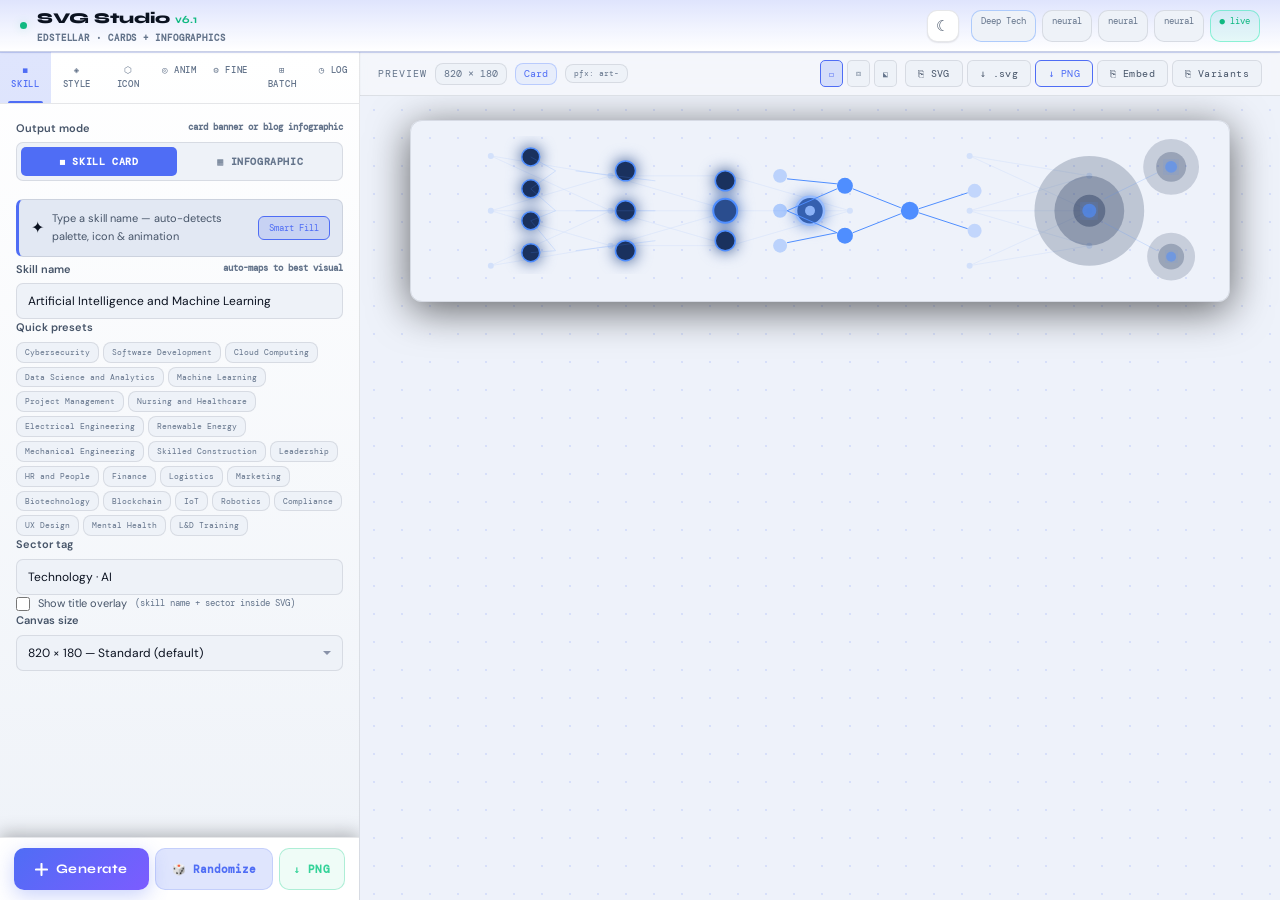
<file: index.html>
<!doctype html>
<html lang="en">
  <head>
    <meta charset="UTF-8" />
    <meta name="viewport" content="width=device-width, initial-scale=1.0" />
    <title>Edstellar SVG Studio v4 — Professional Skill Card Generator</title>
    <link rel="stylesheet" href="src/fonts.css">
    <link rel="stylesheet" href="src/style.css">
    <script>
      // Apply saved theme before paint to prevent flash. Default = light.
      (function () {
        try {
          var t = localStorage.getItem('svgstudio-theme');
          if (t === 'dark') document.documentElement.setAttribute('data-theme', 'dark');
        } catch (e) {}
      })();
    </script>
  </head>
  <body>
    <header>
      <div class="logo">
        <div class="logo-pulse"></div>
        <div class="logo-info">
          <div>
            SVG Studio
            <span style="color:var(--green);font-weight:700;font-size:11px">v6.1</span>
          </div>
          <div class="logo-sub">EDSTELLAR · CARDS + INFOGRAPHICS</div>
        </div>
      </div>
      <div class="header-pills">
        <button
          type="button"
          class="theme-toggle"
          id="themeToggle"
          aria-label="Toggle theme"
          title="Toggle light / dark theme"
          onclick="toggleTheme()"
        >
          <span class="icon-moon">☾</span>
          <span class="icon-sun">☀</span>
        </button>
        <div class="hpill" id="hpill-palette">palette —</div>
        <div class="hpill" id="hpill-pattern">pattern —</div>
        <div class="hpill" id="hpill-icon">icon —</div>
        <div class="hpill" id="hpill-anim">anim —</div>
        <div class="hpill live">● live</div>
      </div>
    </header>
    <div class="app">
      <div class="sidebar">
        <div class="sb-tabs">
          <div class="sb-tab active" onclick="showPanel('info')" title="Skill / Infographic content">◼ Skill</div>
          <div class="sb-tab" onclick="showPanel('style')" title="Colour palette &amp; custom colours">◈ Style</div>
          <div class="sb-tab" onclick="showPanel('icon')" title="Icon set">⬡ Icon</div>
          <div class="sb-tab" onclick="showPanel('anim')" title="Animation">◎ Anim</div>
          <div class="sb-tab" onclick="showPanel('fine')" title="Advanced fine-tuning">⚙ Fine</div>
          <div class="sb-tab" onclick="showPanel('batch')" title="Batch export">⊞ Batch</div>
          <div class="sb-tab" onclick="showPanel('history')" title="Generation history">◷ Log</div>
        </div>
        <div class="sb-panels-wrap">
        <div class="sb-panel active" id="panel-info">
          <div class="f-group" style="margin-bottom: 4px">
            <div class="f-label">
              Output mode
              <span class="f-hint">card banner or blog infographic</span>
            </div>
            <div
              style="
                display: grid;
                grid-template-columns: 1fr 1fr;
                gap: 6px;
                background: var(--surface2);
                border: 1px solid var(--border);
                border-radius: var(--r-sm);
                padding: 4px;
              "
            >
              <button
                type="button"
                id="modeBtnCard"
                onclick="switchMode('card')"
                style="
                  padding: 8px 6px;
                  border-radius: 5px;
                  border: none;
                  background: var(--accent);
                  color: white;
                  font-family: var(--mono);
                  font-size: 9px;
                  font-weight: 600;
                  letter-spacing: 0.08em;
                  text-transform: uppercase;
                  cursor: pointer;
                  transition: all 0.15s;
                "
              >
                ◼ Skill Card</button
              ><button
                type="button"
                id="modeBtnIG"
                onclick="switchMode('infographic')"
                style="
                  padding: 8px 6px;
                  border-radius: 5px;
                  border: none;
                  background: transparent;
                  color: var(--text-dim);
                  font-family: var(--mono);
                  font-size: 9px;
                  font-weight: 600;
                  letter-spacing: 0.08em;
                  text-transform: uppercase;
                  cursor: pointer;
                  transition: all 0.15s;
                "
              >
                ▦ Infographic
              </button>
            </div>
          </div>
          <div id="cardModeFields">
            <div class="suggest-bar">
              <div class="suggest-icon">✦</div>
              <div class="suggest-text" id="suggest-text">
                Type a skill name — auto-detects palette, icon &amp; animation
              </div>
              <div class="suggest-btn" onclick="autoSuggest()">Smart Fill</div>
            </div>
            <div class="f-group">
              <div class="f-label">
                Skill name <span class="f-hint">auto-maps to best visual</span>
              </div>
              <input
                type="text"
                id="skillName"
                placeholder="e.g. Cybersecurity"
                value="Artificial Intelligence and Machine Learning"
                oninput="onSkillNameChange()"
              />
            </div>
            <div class="f-group">
              <div class="f-label">Quick presets</div>
              <div class="preset-pills" id="presetPills"></div>
            </div>
            <div class="f-group">
              <div class="f-label">Sector tag</div>
              <input
                type="text"
                id="skillSector"
                placeholder="e.g. Technology · AI"
                value="Technology · AI"
              />
            </div>
            <div class="f-group">
              <label
                style="
                  display: flex;
                  align-items: center;
                  gap: 8px;
                  cursor: pointer;
                  font-size: 11px;
                  color: var(--text-mid);
                  user-select: none;
                "
                ><input
                  type="checkbox"
                  id="showTitle"
                  oninput="generate()"
                  style="
                    width: 14px;
                    height: 14px;
                    cursor: pointer;
                    accent-color: var(--accent);
                  "
                />Show title overlay
                <span class="f-hint"
                  >(skill name + sector inside SVG)</span
                ></label
              >
            </div>
            <div class="f-group">
              <div class="f-label">Canvas size</div>
              <select id="canvasSize" onchange="generate()">
                <optgroup label="Skill cards">
                  <option value="820x180" selected>
                    820 × 180 — Standard (default)
                  </option>
                  <option value="820x220">820 × 220 — Tall</option>
                  <option value="820x140">820 × 140 — Compact</option>
                  <option value="1200x300">1200 × 300 — Wide Hero</option>
                </optgroup>
                <optgroup label="Social / Sharing">
                  <option value="1200x630">
                    1200 × 630 — OG / LinkedIn / Twitter
                  </option>
                  <option value="1584x396">1584 × 396 — LinkedIn Banner</option>
                  <option value="1080x1080">
                    1080 × 1080 — Instagram Square
                  </option>
                  <option value="1080x1920">1080 × 1920 — Story / Reel</option>
                  <option value="400x400">400 × 400 — Square (small)</option>
                </optgroup>
              </select>
            </div>
          </div>
          <div id="igModeFields" style="display: none">
            <div
              class="suggest-bar"
              style="
                background: rgba(79, 142, 255, 0.08);
                border-color: rgba(79, 142, 255, 0.3);
              "
            >
              <div class="suggest-icon">▦</div>
              <div class="suggest-text">
                Upload a photo, edit the title, and hit Generate. Each skill row
                auto-picks an icon + accent colour.
              </div>
            </div>
            <div class="f-group">
              <div class="f-label">Title — plain <span class="f-hint">white, first line</span></div>
              <input type="text" id="igTitlePlain" placeholder="10 Must-Have Skills for a" value="10 Must-Have Skills for a" oninput="generate()" style="margin-bottom:6px"/>
              <div style="display:grid;grid-template-columns:1fr 1fr;gap:6px;align-items:center">
                <div class="slider-row" style="margin:0">
                  <span class="slider-label" style="font-size:9px">Size</span>
                  <input type="range" id="igTitlePlainSize" min="22" max="78" value="46" oninput="document.getElementById('igTitlePlainSizeVal').textContent=this.value;generate()"/>
                  <span class="slider-val" id="igTitlePlainSizeVal">46</span>
                </div>
                <select id="igTitlePlainWeight" onchange="generate()" style="font-size:10px;padding:4px 6px">
                  <option value="400">Regular</option>
                  <option value="600">Semi Bold</option>
                  <option value="700" selected>Bold</option>
                  <option value="800">Extra Bold</option>
                </select>
              </div>
            </div>
            <div class="f-group">
              <div class="f-label">Title — accent <span class="f-hint">highlighted line</span></div>
              <input type="text" id="igTitleAccent" placeholder="Frontend Developer in 2026" value="Frontend Developer in 2026" oninput="generate()" style="margin-bottom:6px"/>
              <div style="display:grid;grid-template-columns:1fr 1fr;gap:6px;align-items:center">
                <div class="slider-row" style="margin:0">
                  <span class="slider-label" style="font-size:9px">Size</span>
                  <input type="range" id="igTitleAccentSize" min="22" max="78" value="46" oninput="document.getElementById('igTitleAccentSizeVal').textContent=this.value;generate()"/>
                  <span class="slider-val" id="igTitleAccentSizeVal">46</span>
                </div>
                <select id="igTitleAccentWeight" onchange="generate()" style="font-size:10px;padding:4px 6px">
                  <option value="400">Regular</option>
                  <option value="600">Semi Bold</option>
                  <option value="700">Bold</option>
                  <option value="800" selected>Extra Bold</option>
                </select>
              </div>
            </div>
            <div class="f-group">
              <div class="f-label">Accent colour</div>
              <div style="display: flex; gap: 8px; align-items: center">
                <div class="col-swatch" style="width: 36px; height: 32px">
                  <input
                    type="color"
                    id="igAccentColor"
                    value="#C7E858"
                    oninput="generate()"
                  />
                </div>
                <input
                  type="text"
                  id="igAccentColorT"
                  value="#C7E858"
                  oninput="syncIGAccent()"
                  style="flex: 1; font-family: var(--mono); font-size: 11px"
                />
              </div>
            </div>
            <!-- ══ CONTENT ALIGNMENT ══ -->
            <div class="f-group" style="margin-top:6px;margin-bottom:2px">
              <div class="f-label" style="font-size:10px">Content Alignment</div>
              <div style="display:grid;grid-template-columns:1fr 1fr 1fr;gap:4px;background:var(--surface2);border:1px solid var(--border);border-radius:var(--r-sm);padding:4px" id="igContentAlignSwitcher">
                <button type="button" id="igAlignBtn-left"   onclick="switchIGAlign('left')"   style="padding:6px 3px;border-radius:5px;border:none;background:var(--accent);color:white;font-family:var(--mono);font-size:9px;font-weight:600;letter-spacing:.06em;text-transform:uppercase;cursor:pointer;transition:all .15s">⬛ Left</button>
                <button type="button" id="igAlignBtn-center" onclick="switchIGAlign('center')" style="padding:6px 3px;border-radius:5px;border:none;background:transparent;color:var(--text-dim);font-family:var(--mono);font-size:9px;font-weight:600;letter-spacing:.06em;text-transform:uppercase;cursor:pointer;transition:all .15s">⬛ Center</button>
                <button type="button" id="igAlignBtn-right"  onclick="switchIGAlign('right')"  style="padding:6px 3px;border-radius:5px;border:none;background:transparent;color:var(--text-dim);font-family:var(--mono);font-size:9px;font-weight:600;letter-spacing:.06em;text-transform:uppercase;cursor:pointer;transition:all .15s">⬛ Right</button>
              </div>
            </div>

            <!-- ══ BACKGROUND CUSTOMISATION ══ -->
            <div class="sec-label" style="margin-top:4px">Background</div>

            <!-- Type switcher -->
            <div class="f-group" style="margin-bottom:6px">
              <div
                style="
                  display: grid;
                  grid-template-columns: 1fr 1fr 1fr 1fr;
                  gap: 4px;
                  background: var(--surface2);
                  border: 1px solid var(--border);
                  border-radius: var(--r-sm);
                  padding: 4px;
                "
                id="igBgTypeSwitcher"
              >
                <button type="button" id="igBgTypeBtn-gradient" onclick="switchIGBgType('gradient')" style="padding:7px 3px;border-radius:5px;border:none;background:var(--accent);color:white;font-family:var(--mono);font-size:8px;font-weight:600;letter-spacing:.06em;text-transform:uppercase;cursor:pointer;transition:all .15s">Gradient</button>
                <button type="button" id="igBgTypeBtn-solid"    onclick="switchIGBgType('solid')"    style="padding:7px 3px;border-radius:5px;border:none;background:transparent;color:var(--text-dim);font-family:var(--mono);font-size:8px;font-weight:600;letter-spacing:.06em;text-transform:uppercase;cursor:pointer;transition:all .15s">Solid</button>
                <button type="button" id="igBgTypeBtn-mesh"     onclick="switchIGBgType('mesh')"     style="padding:7px 3px;border-radius:5px;border:none;background:transparent;color:var(--text-dim);font-family:var(--mono);font-size:8px;font-weight:600;letter-spacing:.06em;text-transform:uppercase;cursor:pointer;transition:all .15s">Mesh</button>
                <button type="button" id="igBgTypeBtn-image"    onclick="switchIGBgType('image')"    style="padding:7px 3px;border-radius:5px;border:none;background:transparent;color:var(--text-dim);font-family:var(--mono);font-size:8px;font-weight:600;letter-spacing:.06em;text-transform:uppercase;cursor:pointer;transition:all .15s">Photo</button>
              </div>
            </div>

            <!-- Gradient controls -->
            <div id="igBgGradSection">
              <div class="f-group">
                <div class="f-label" style="font-size:10px">From colour</div>
                <div class="col-swatch-wrap">
                  <div class="col-swatch"><input type="color" id="igBgGradFrom" value="#0F1629" oninput="document.getElementById('igBgGradFromT').value=this.value;generate()"/></div>
                  <input type="text" id="igBgGradFromT" value="#0F1629" oninput="syncIGBgGradFrom()" style="font-family:var(--mono);font-size:10px"/>
                </div>
              </div>
              <div class="f-group">
                <div class="f-label" style="font-size:10px">To colour</div>
                <div class="col-swatch-wrap">
                  <div class="col-swatch"><input type="color" id="igBgGradTo" value="#1E2D6B" oninput="document.getElementById('igBgGradToT').value=this.value;generate()"/></div>
                  <input type="text" id="igBgGradToT" value="#1E2D6B" oninput="syncIGBgGradTo()" style="font-family:var(--mono);font-size:10px"/>
                </div>
              </div>
              <div class="f-group">
                <div class="f-label" style="font-size:10px">Direction</div>
                <select id="igBgGradDir" onchange="generate()">
                  <option value="tl-br" selected>Top-left → Bottom-right</option>
                  <option value="l-r">Left → Right</option>
                  <option value="t-b">Top → Bottom</option>
                  <option value="tr-bl">Top-right → Bottom-left</option>
                  <option value="radial">Radial (centre glow)</option>
                </select>
              </div>
            </div>

            <!-- Solid colour controls -->
            <div id="igBgSolidSection" style="display:none">
              <div class="f-group">
                <div class="f-label" style="font-size:10px">Background colour</div>
                <div class="col-swatch-wrap">
                  <div class="col-swatch"><input type="color" id="igBgSolidColor" value="#0F1629" oninput="document.getElementById('igBgSolidColorT').value=this.value;generate()"/></div>
                  <input type="text" id="igBgSolidColorT" value="#0F1629" oninput="syncIGBgSolid()" style="font-family:var(--mono);font-size:10px"/>
                </div>
              </div>
            </div>

            <!-- Mesh controls -->
            <div id="igBgMeshSection" style="display:none">
              <div class="f-label" style="font-size:10px;margin-bottom:6px">Mesh colours <span class="f-hint">4-point radial blend</span></div>
              <div style="display:grid;grid-template-columns:1fr 1fr;gap:6px">
                <div>
                  <div class="f-label" style="font-size:9px;color:var(--text-dim)">Top-left</div>
                  <div class="col-swatch-wrap">
                    <div class="col-swatch"><input type="color" id="igBgMesh1" value="#0F1629" oninput="generate()"/></div>
                    <input type="text" id="igBgMesh1T" value="#0F1629" oninput="syncIGMesh(1)" style="font-family:var(--mono);font-size:9px"/>
                  </div>
                </div>
                <div>
                  <div class="f-label" style="font-size:9px;color:var(--text-dim)">Top-right</div>
                  <div class="col-swatch-wrap">
                    <div class="col-swatch"><input type="color" id="igBgMesh2" value="#1A1040" oninput="generate()"/></div>
                    <input type="text" id="igBgMesh2T" value="#1A1040" oninput="syncIGMesh(2)" style="font-family:var(--mono);font-size:9px"/>
                  </div>
                </div>
                <div>
                  <div class="f-label" style="font-size:9px;color:var(--text-dim)">Bottom-left</div>
                  <div class="col-swatch-wrap">
                    <div class="col-swatch"><input type="color" id="igBgMesh3" value="#0A2540" oninput="generate()"/></div>
                    <input type="text" id="igBgMesh3T" value="#0A2540" oninput="syncIGMesh(3)" style="font-family:var(--mono);font-size:9px"/>
                  </div>
                </div>
                <div>
                  <div class="f-label" style="font-size:9px;color:var(--text-dim)">Bottom-right</div>
                  <div class="col-swatch-wrap">
                    <div class="col-swatch"><input type="color" id="igBgMesh4" value="#2D1B69" oninput="generate()"/></div>
                    <input type="text" id="igBgMesh4T" value="#2D1B69" oninput="syncIGMesh(4)" style="font-family:var(--mono);font-size:9px"/>
                  </div>
                </div>
              </div>
              <div class="f-group" style="margin-top:8px">
                <div class="f-label" style="font-size:10px">Base colour</div>
                <div class="col-swatch-wrap">
                  <div class="col-swatch"><input type="color" id="igBgMeshBase" value="#080C1A" oninput="generate()"/></div>
                  <input type="text" id="igBgMeshBaseT" value="#080C1A" oninput="syncIGMeshBase()" style="font-family:var(--mono);font-size:10px"/>
                </div>
              </div>
            </div>

            <!-- Image / photo controls -->
            <div id="igBgImageSection" style="display:none">
              <div class="f-group">
                <div class="f-label" style="font-size:10px">Photo <span class="f-hint">JPG · PNG · WebP · GIF · AVIF</span></div>
                <div style="display:flex;gap:6px;align-items:center;margin-bottom:6px">
                  <label style="flex:1;display:flex;align-items:center;gap:6px;padding:6px 8px;background:var(--surface2);border:1px solid var(--border);border-radius:var(--r-sm);cursor:pointer;font-size:10px;color:var(--text-mid)" id="igBgFileLabel">
                    <svg width="12" height="12" viewBox="0 0 14 14" fill="none"><path d="M7 1v9M3 7l4-4 4 4M2 13h10" stroke="currentColor" stroke-width="1.6" stroke-linecap="round" stroke-linejoin="round"/></svg>
                    <span id="igBgFileName">Choose image…</span>
                    <input type="file" id="igBgFile" accept=".jpg,.jpeg,.png,.webp,.gif,.avif,.bmp,.svg,image/*" onchange="handleIGBgUpload(event)" style="display:none"/>
                  </label>
                  <button type="button" class="act-btn" onclick="clearIGBg()" title="Clear background image">✕</button>
                </div>
                <div id="igBgPreview" style="display:none;height:60px;border-radius:6px;background-size:cover;background-position:center;border:1px solid var(--border)"></div>
                <div class="slider-row" style="margin-top:8px">
                  <span class="slider-label">Dim</span>
                  <input type="range" id="igBgDim" min="0" max="90" value="55" oninput="document.getElementById('igBgDimT').textContent=this.value;generate()"/>
                  <span class="slider-val" id="igBgDimT">55</span>
                </div>
              </div>
            </div>

            <!-- Pattern overlay hidden input (kept for API compat) -->
            <input type="hidden" id="igBgPatternEnable" value="0"/>
            <input type="hidden" id="igBgPatternOpacity" value="10"/>
            <input type="hidden" id="igOverlayStyle" value="none"/>
            <div class="f-group">
              <div class="f-label">
                Skill rows
                <span class="f-hint">one per line · name [| score]</span>
              </div>
              <textarea id="igRows" rows="12" style="min-height: 180px" oninput="S.igRowIcons={};generate()">
Modern JavaScript Fluency
TypeScript and Type-Driven Development for Scale
Component Architecture and Design Systems
Performance Engineering
Accessibility (A11y) as an Engineering Discipline and Risk Control
Security Mindset for the Frontend
Testing Strategy and Quality Engineering for UI Systems
Version Control and Collaborative Delivery
Frontend Observability and Engineering Intelligence
AI-Augmented Development Literacy</textarea
              >
            </div>
            <!-- Row icon overrides — populated dynamically after first generate -->
            <div class="ig-card" id="igRowIconsCard" style="display:none;margin-top:-4px">
              <div class="ig-card-label" style="display:flex;align-items:center;justify-content:space-between">
                <span>Row Icons</span>
                <span style="opacity:.45;font-weight:400;text-transform:none;letter-spacing:0;font-size:8px;font-family:var(--mono)">click to override</span>
              </div>
              <div id="igRowIconsList" style="display:flex;flex-direction:column;gap:5px"></div>
            </div>
            <div class="sec-label">Layout &amp; Style</div>
            <div class="f-group">
              <div class="f-label">Canvas size</div>
              <select id="igCanvasSize" onchange="generate()">
                <optgroup label="Blog-inline">
                  <option value="1080x1350" selected>
                    1080 × 1350 — Blog / Pinterest (4:5)
                  </option>
                  <option value="1200x1500">
                    1200 × 1500 — Blog inline wide
                  </option>
                  <option value="750x950">
                    750 × 950 — Blog inline compact
                  </option>
                </optgroup>
                <optgroup label="Social">
                  <option value="1080x1920">
                    1080 × 1920 — Story / Reel (9:16)
                  </option>
                  <option value="1080x1080">1080 × 1080 — Square</option>
                  <option value="1200x630">1200 × 630 — OG / LinkedIn</option>
                </optgroup>
              </select>
            </div>
            <div class="f-group">
              <div class="f-label">Rows take</div>
              <select id="igLayout" onchange="generate()">
                <option value="half" selected>
                  Left half (photo shows on right)
                </option>
                <option value="full">Full width</option>
              </select>
            </div>
            <div class="f-group">
              <div class="f-label">Row style</div>
              <select id="igRowStyle" onchange="generate()">
                <option value="pill" selected>
                  Pill · rounded, subtle fill
                </option>
                <option value="card">Card · thicker, strong fill</option>
                <option value="bar">Bar · slim, minimal</option>
              </select>
            </div>
            <div class="f-group">
              <div class="f-label">Icon tile style</div>
              <select id="igIconStyle" onchange="generate()">
                <option value="solid" selected>
                  Solid · tinted background
                </option>
                <option value="gradient">Gradient · two-tone</option>
                <option value="outline">Outline · transparent</option>
              </select>
            </div>
            <div class="f-group">
              <div class="f-label">Title size</div>
              <div class="slider-row">
                <span class="slider-label" style="font-size:10px;font-weight:700">A</span>
                <input type="range" id="igTitleScale" min="22" max="78" value="46"
                  oninput="document.getElementById('igTitleScaleVal').textContent=this.value;generate()"/>
                <span class="slider-val" id="igTitleScaleVal">46</span>
              </div>
            </div>
            <div class="f-group">
              <div class="f-label">Row count</div>
              <select id="igRowLimit" onchange="generate()">
                <option value="5">5 rows</option>
                <option value="7">7 rows</option>
                <option value="10" selected>10 rows</option>
                <option value="12">12 rows</option>
              </select>
            </div>
            <div class="f-group">
              <label
                style="
                  display: flex;
                  align-items: center;
                  gap: 8px;
                  cursor: pointer;
                  font-size: 11px;
                  color: var(--text-mid);
                  user-select: none;
                "
                ><input
                  type="checkbox"
                  id="igShowBrandPill"
                  checked
                  oninput="generate()"
                  style="width: 14px; height: 14px; accent-color: var(--accent)"
                />Show EDSTELLAR brand pill</label
              >
            </div>
            <div class="f-group">
              <label
                style="
                  display: flex;
                  align-items: center;
                  gap: 8px;
                  cursor: pointer;
                  font-size: 11px;
                  color: var(--text-mid);
                  user-select: none;
                "
                ><input
                  type="checkbox"
                  id="igShowNumbers"
                  oninput="generate()"
                  style="width: 14px; height: 14px; accent-color: var(--accent)"
                />Show 01 / 02 numbering</label
              >
            </div>
            <div class="f-group">
              <label
                style="
                  display: flex;
                  align-items: center;
                  gap: 8px;
                  cursor: pointer;
                  font-size: 11px;
                  color: var(--text-mid);
                  user-select: none;
                "
                ><input
                  type="checkbox"
                  id="igShowDecorations"
                  checked
                  oninput="generate()"
                  style="width: 14px; height: 14px; accent-color: var(--accent)"
                />Decorative dots (when no photo)</label
              >
            </div>

            <!-- ══ DECORATION STYLE ══ -->
            <div class="sec-label" style="margin-top:6px">
              Decoration Style
              <button
                type="button"
                onclick="autoSuggestDecoration()"
                style="
                  float:right;
                  font-family:var(--mono);font-size:8px;font-weight:600;
                  letter-spacing:.06em;text-transform:uppercase;
                  padding:3px 8px;border-radius:4px;border:1px solid var(--accent);
                  background:rgba(79,126,255,0.12);color:var(--accent);
                  cursor:pointer;transition:all .15s;
                "
                title="Auto-pick decoration based on your topic"
              >✦ Auto</button>
            </div>

            <div class="f-group">
              <div class="f-label" style="font-size:10px">Style</div>
              <select id="igDecoStyle" onchange="generate()">
                <optgroup label="─── Orbs &amp; Rings ───">
                  <option value="orbs" selected>Orbs — soft glowing circles</option>
                  <option value="halo">Halo — glowing ring aura</option>
                  <option value="eclipse">Eclipse — partial arc shadow</option>
                  <option value="bubbles">Bubbles — floating spheres</option>
                  <option value="target">Target — concentric aim rings</option>
                  <option value="rings">Rings — concentric mark</option>
                  <option value="ripple">Ripple — expanding wave rings</option>
                </optgroup>
                <optgroup label="─── Geometric ───">
                  <option value="geometric">Geometric — rotated squares</option>
                  <option value="hexgrid">Hex Grid — honeycomb</option>
                  <option value="triangles">Triangles — scattered tris</option>
                  <option value="diamonds">Diamonds — rotated squares</option>
                  <option value="star">Star — multi-point star</option>
                  <option value="pentagons">Pentagons — 5-sided tiles</option>
                  <option value="spiral">Spiral — Fibonacci arc</option>
                  <option value="chevrons">Chevrons — arrow stacks</option>
                  <option value="isometric">Isometric — 3D cube grid</option>
                  <option value="rays">Rays — radial lines</option>
                </optgroup>
                <optgroup label="─── Radial / Burst ───">
                  <option value="burst">Burst — starburst lines</option>
                  <option value="sunburst">Sunburst — layered rays</option>
                  <option value="topology">Topology — contour map</option>
                  <option value="crosshatch">Crosshatch — diagonal grid</option>
                  <option value="grid3d">Grid 3D — perspective plane</option>
                </optgroup>
                <optgroup label="─── Data &amp; Charts ───">
                  <option value="barchart">Bar Chart — columns</option>
                  <option value="linechart">Line Chart — trend line</option>
                  <option value="scatterplot">Scatter Plot — dot cloud</option>
                  <option value="donut">Donut — ring chart</option>
                  <option value="radarchart">Radar Chart — spider web</option>
                  <option value="funnel">Funnel — conversion tiers</option>
                  <option value="timeline">Timeline — milestone dots</option>
                </optgroup>
                <optgroup label="─── Organic &amp; Art ───">
                  <option value="waves">Waves — flowing arcs</option>
                  <option value="mandala">Mandala — radial symmetry</option>
                  <option value="aurora">Aurora — gradient bands</option>
                  <option value="crystal">Crystal — shard polygon</option>
                  <option value="vortex">Vortex — spiral arms</option>
                  <option value="mosaic">Mosaic — tile grid</option>
                  <option value="mondrian">Mondrian — color blocks</option>
                  <option value="halftone">Halftone — dot screen</option>
                  <option value="infinity">Infinity — lemniscate</option>
                </optgroup>
                <optgroup label="─── Tech &amp; Science ───">
                  <option value="neural">Neural — node network</option>
                  <option value="wifi">WiFi — signal arcs</option>
                  <option value="dna">DNA — double helix</option>
                  <option value="constellation">Constellation — star map</option>
                  <option value="matrix">Matrix — falling chars</option>
                  <option value="flowchart">Flowchart — process boxes</option>
                  <option value="hex3d">Hex 3D — extruded hex</option>
                </optgroup>
                <optgroup label="─── Accents ───">
                  <option value="corner">Corner — bracket accent</option>
                  <option value="none">None — dots only</option>
                </optgroup>
              </select>
            </div>

            <div class="f-group">
              <div class="f-label" style="font-size:10px">Position</div>
              <select id="igDecoPosition" onchange="generate()">
                <option value="tr" selected>Top-right</option>
                <option value="tl">Top-left</option>
                <option value="br">Bottom-right</option>
                <option value="bl">Bottom-left</option>
                <option value="center">Centre</option>
                <option value="split">Split (two anchors)</option>
              </select>
            </div>

            <div class="slider-row">
              <span class="slider-label">Opacity</span>
              <input
                type="range"
                id="igDecoOpacity"
                min="10"
                max="100"
                value="80"
                oninput="document.getElementById('igDecoOpVal').textContent=this.value+'%';generate()"
              />
              <span class="slider-val" id="igDecoOpVal">80%</span>
            </div>
            <div class="slider-row">
              <span class="slider-label">Size</span>
              <input
                type="range"
                id="igDecoSize"
                min="30"
                max="200"
                value="100"
                oninput="document.getElementById('igDecoSizeVal').textContent=this.value+'%';generate()"
              />
              <span class="slider-val" id="igDecoSizeVal">100%</span>
            </div>

            <!-- ══ BRAND LOGO SELECTOR ══ -->
            <div class="sec-label" style="margin-top:6px">Brand Logo</div>
            <div
              id="igLogoGrid"
              style="display:grid;grid-template-columns:repeat(4,1fr);gap:4px;margin-bottom:6px"
            ></div>
            <div class="slider-row" style="margin-bottom:4px">
              <span class="slider-label">Size</span>
              <input
                type="range"
                id="igLogoScale"
                min="50"
                max="180"
                value="100"
                oninput="document.getElementById('igLogoScaleVal').textContent=this.value+'%';generate()"
              />
              <span class="slider-val" id="igLogoScaleVal">100%</span>
            </div>

            <!-- Footer URL hidden (removed from UI) -->
            <input type="hidden" id="igFooter" value="edstellar.com"/>
            <input type="hidden" id="igFooterAlign" value="right"/>
            <div class="f-group">
              <div class="f-label">Quick blog presets</div>
              <div class="preset-pills">
                <div class="preset-pill" onclick="loadIGPreset('frontend')">
                  Frontend
                </div>
                <div class="preset-pill" onclick="loadIGPreset('cyber')">
                  Cybersecurity
                </div>
                <div class="preset-pill" onclick="loadIGPreset('ai')">
                  AI &amp; ML
                </div>
                <div class="preset-pill" onclick="loadIGPreset('cloud')">
                  Cloud
                </div>
                <div class="preset-pill" onclick="loadIGPreset('data')">
                  Data Science
                </div>
                <div class="preset-pill" onclick="loadIGPreset('backend')">
                  Backend
                </div>
                <div class="preset-pill" onclick="loadIGPreset('devops')">
                  DevOps
                </div>
                <div class="preset-pill" onclick="loadIGPreset('mobile')">
                  Mobile
                </div>
              </div>
            </div>
          </div>
        </div>
        <div class="sb-panel" id="panel-style">
          <div>
            <div class="sec-label">
              Colour Palette
              <span
                style="
                  font-family: var(--mono);
                  font-size: 9px;
                  color: var(--text-dim);
                  text-transform: none;
                  letter-spacing: 0;
                "
                id="pal-count"
              ></span>
            </div>
            <div class="chip-grid-5" id="palGrid"></div>
          </div>
          <div>
            <div class="sec-label">Custom Colours</div>
            <div class="col-row">
              <div class="col-item">
                <div class="f-label" style="font-size: 10px">Dark</div>
                <div class="col-swatch-wrap">
                  <div class="col-swatch">
                    <input
                      type="color"
                      id="c1"
                      value="#0F1629"
                      oninput="syncCol('c1')"
                    />
                  </div>
                  <input
                    type="text"
                    id="c1t"
                    value="#0F1629"
                    style="font-family: var(--mono); font-size: 10px"
                    oninput="syncColText('c1')"
                  />
                </div>
              </div>
              <div class="col-item">
                <div class="f-label" style="font-size: 10px">Light</div>
                <div class="col-swatch-wrap">
                  <div class="col-swatch">
                    <input
                      type="color"
                      id="c2"
                      value="#1E2D6B"
                      oninput="syncCol('c2')"
                    />
                  </div>
                  <input
                    type="text"
                    id="c2t"
                    value="#1E2D6B"
                    style="font-family: var(--mono); font-size: 10px"
                    oninput="syncColText('c2')"
                  />
                </div>
              </div>
              <div class="col-item">
                <div class="f-label" style="font-size: 10px">Accent</div>
                <div class="col-swatch-wrap">
                  <div class="col-swatch">
                    <input
                      type="color"
                      id="c3"
                      value="#818CF8"
                      oninput="syncCol('c3')"
                    />
                  </div>
                  <input
                    type="text"
                    id="c3t"
                    value="#818CF8"
                    style="font-family: var(--mono); font-size: 10px"
                    oninput="syncColText('c3')"
                  />
                </div>
              </div>
            </div>
          </div>
          <div>
            <div class="sec-label">
              Background Pattern
              <span
                style="
                  font-family: var(--mono);
                  font-size: 9px;
                  color: var(--text-dim);
                  text-transform: none;
                  letter-spacing: 0;
                "
                id="pat-count"
              ></span>
            </div>
            <div class="chip-grid-4" id="patGrid"></div>
          </div>
          <div>
            <div class="sec-label">Gradient Direction</div>
            <select id="gradDir">
              <option value="tl-br">Top-left → Bottom-right</option>
              <option value="l-r">Left → Right</option>
              <option value="t-b">Top → Bottom</option>
              <option value="tr-bl">Top-right → Bottom-left</option>
              <option value="radial">Radial (centre glow)</option>
            </select>
          </div>
          <button class="gen-btn" onclick="generate()">
            <svg width="14" height="14" viewBox="0 0 14 14" fill="none">
              <path
                d="M7 1v12M1 7h12"
                stroke="white"
                stroke-width="2"
                stroke-linecap="round"
              />
            </svg>
            Generate SVG
          </button>
        </div>
        <div class="sb-panel" id="panel-icon">
          <div>
            <div class="sec-label">
              Main Icon
              <span
                style="
                  font-family: var(--mono);
                  font-size: 9px;
                  color: var(--text-dim);
                  text-transform: none;
                  letter-spacing: 0;
                "
                id="ico-count"
              ></span>
            </div>
            <input
              type="text"
              id="icoSearch"
              placeholder="Search icons… e.g. cloud, chart, health"
              oninput="filterIcons(this.value)"
              style="margin-bottom: 8px; font-size: 11px"
            />
            <div
              class="chip-grid-4"
              id="icoGrid"
              style="max-height: 600px; overflow-y: auto; padding-right: 2px"
            ></div>
          </div>
          <div>
            <div class="sec-label">Icon Position</div>
            <select id="icoPos">
              <option value="left">Left (x 80–300)</option>
              <option value="centre-left" selected>
                Centre-left (x 110–340)
              </option>
              <option value="centre">Centre (x 260–560)</option>
            </select>
          </div>
          <div>
            <div class="sec-label">Icon Scale</div>
            <div class="slider-row">
              <div class="slider-label">Size</div>
              <input
                type="range"
                id="icoScale"
                min="60"
                max="140"
                value="100"
                oninput="
                  document.getElementById('icoScaleVal').textContent =
                    this.value + '%'
                "
              />
              <div class="slider-val" id="icoScaleVal">100%</div>
            </div>
          </div>
          <div>
            <div class="sec-label">Right-side Depth</div>
            <select id="depthStyle">
              <option value="orbs" selected>
                Orb cluster (3 concentric groups)
              </option>
              <option value="radar">Radar rings + blips</option>
              <option value="rings">Concentric rings only</option>
              <option value="scatter">Scattered nodes</option>
              <option value="minimal">Minimal (single orb)</option>
              <option value="none">None</option>
            </select>
          </div>
          <button class="gen-btn" onclick="generate()">
            <svg width="14" height="14" viewBox="0 0 14 14" fill="none">
              <path
                d="M7 1v12M1 7h12"
                stroke="white"
                stroke-width="2"
                stroke-linecap="round"
              />
            </svg>
            Generate SVG
          </button>
        </div>
        <div class="sb-panel" id="panel-anim">
          <div>
            <div class="sec-label">
              Animation Type
              <span
                style="
                  font-family: var(--mono);
                  font-size: 9px;
                  color: var(--text-dim);
                  text-transform: none;
                  letter-spacing: 0;
                "
                id="ani-count"
              ></span>
            </div>
            <div
              style="display: flex; flex-direction: column; gap: 5px"
              id="aniGrid"
            ></div>
          </div>
          <div>
            <div class="sec-label">Speed</div>
            <select id="animSpeed">
              <option value="fast">Fast (0.8–1.4s)</option>
              <option value="normal" selected>Normal (1.5–2.5s)</option>
              <option value="slow">Slow (2.5–4s)</option>
              <option value="very-slow">Very slow (4–6s)</option>
            </select>
          </div>
          <div>
            <div class="sec-label">Intensity</div>
            <div class="slider-row">
              <div class="slider-label">Opacity</div>
              <input
                type="range"
                id="animOpacity"
                min="20"
                max="100"
                value="80"
                oninput="
                  document.getElementById('aoVal').textContent =
                    this.value + '%'
                "
              />
              <div class="slider-val" id="aoVal">80%</div>
            </div>
            <div class="slider-row" style="margin-top: 8px">
              <div class="slider-label">Layers</div>
              <input
                type="range"
                id="animLayers"
                min="1"
                max="4"
                value="2"
                oninput="
                  document.getElementById('alVal').textContent = this.value
                "
              />
              <div class="slider-val" id="alVal">2</div>
            </div>
          </div>
          <button class="gen-btn" onclick="generate()">
            <svg width="14" height="14" viewBox="0 0 14 14" fill="none">
              <path
                d="M7 1v12M1 7h12"
                stroke="white"
                stroke-width="2"
                stroke-linecap="round"
              />
            </svg>
            Generate SVG
          </button>
        </div>
        <div class="sb-panel" id="panel-fine">
          <div>
            <div class="sec-label">Glow Intensity</div>
            <div class="slider-row">
              <div class="slider-label">Blur (px)</div>
              <input
                type="range"
                id="glowBlur"
                min="0"
                max="18"
                value="5"
                oninput="
                  document.getElementById('gbVal').textContent = this.value
                "
              />
              <div class="slider-val" id="gbVal">5</div>
            </div>
            <div class="slider-row" style="margin-top: 8px">
              <div class="slider-label">Spread</div>
              <input
                type="range"
                id="glowSpread"
                min="0"
                max="18"
                value="8"
                oninput="
                  document.getElementById('gsVal').textContent = this.value
                "
              />
              <div class="slider-val" id="gsVal">8</div>
            </div>
          </div>
          <div>
            <div class="sec-label">Pattern Density</div>
            <div class="slider-row">
              <div class="slider-label">Opacity</div>
              <input
                type="range"
                id="patOpacity"
                min="3"
                max="25"
                value="14"
                oninput="
                  document.getElementById('poVal').textContent =
                    this.value + '%'
                "
              />
              <div class="slider-val" id="poVal">14%</div>
            </div>
          </div>
          <div>
            <div class="sec-label">Composition</div>
            <select id="layoutVariant">
              <option value="standard" selected>
                Standard — icon left, depth right
              </option>
              <option value="centred">Centred — icon in middle</option>
              <option value="minimal">Minimal — depth only, no icon</option>
              <option value="full-pattern">
                Full pattern — pattern dominates
              </option>
              <option value="split">Split — two icons mirrored</option>
            </select>
          </div>
          <div>
            <div class="sec-label">Accent Overlay</div>
            <select id="overlayStyle">
              <option value="none" selected>None</option>
              <option value="vignette">Edge vignette</option>
              <option value="top-glow">Top glow strip</option>
              <option value="bottom-fade">Bottom fade to dark</option>
              <option value="left-bright">Left brightness highlight</option>
            </select>
          </div>
          <div>
            <div class="sec-label">Colour Variants</div>
            <div style="display: flex; flex-direction: column; gap: 6px">
              <button
                class="act-btn hi"
                onclick="generateVariants()"
                style="
                  width: 100%;
                  padding: 9px;
                  text-align: center;
                  font-size: 10px;
                "
              >
                Generate 4 Colour Variants</button
              ><button
                class="act-btn"
                onclick="generateMoodBoard()"
                style="
                  width: 100%;
                  padding: 9px;
                  text-align: center;
                  font-size: 10px;
                "
              >
                🎨 Generate 6-Variant Mood Board</button
              ><button
                class="act-btn"
                onclick="randomise()"
                style="
                  width: 100%;
                  padding: 9px;
                  text-align: center;
                  font-size: 10px;
                "
              >
                🎲 Randomise Everything
              </button>
            </div>
          </div>
          <div>
            <div class="sec-label">Export Quality</div>
            <div class="slider-row">
              <div class="slider-label">PNG Scale</div>
              <input
                type="range"
                id="pngScale"
                min="1"
                max="4"
                value="2"
                step="1"
                oninput="
                  document.getElementById('psVal').textContent =
                    this.value + '×'
                "
              />
              <div class="slider-val" id="psVal">2×</div>
            </div>
          </div>
          <button class="gen-btn" onclick="generate()">
            <svg width="14" height="14" viewBox="0 0 14 14" fill="none">
              <path
                d="M7 1v12M1 7h12"
                stroke="white"
                stroke-width="2"
                stroke-linecap="round"
              />
            </svg>
            Regenerate
          </button>
        </div>
        <div class="sb-panel" id="panel-batch">
          <div>
            <div class="sec-label">Batch Skills</div>
            <div class="f-group">
              <div class="f-label">
                Skill list <span class="f-hint">one per line</span>
              </div>
              <textarea
                id="batchInput"
                rows="6"
                placeholder="Cybersecurity&#10;Software Development&#10;Cloud Computing&#10;Data Science&#10;Project Management&#10;Nursing and Healthcare&#10;Electrical Engineering&#10;Renewable Energy&#10;Mechanical Engineering&#10;Skilled Construction"
              ></textarea>
            </div>
          </div>
          <div style="display: flex; gap: 6px">
            <button class="gen-btn" onclick="generateBatch()" style="flex: 1">
              <svg width="14" height="14" viewBox="0 0 14 14" fill="none">
                <path
                  d="M7 1v12M1 7h12"
                  stroke="white"
                  stroke-width="2"
                  stroke-linecap="round"
                />
              </svg>
              Generate All</button
            ><button
              class="act-btn hi"
              onclick="downloadAllBatch()"
              style="padding: 12px 10px; font-size: 9px"
            >
              ↓ ZIP
            </button>
          </div>
          <div>
            <div class="sec-label">
              Batch Preview
              <span
                style="
                  font-family: var(--mono);
                  font-size: 9px;
                  color: var(--text-dim);
                  text-transform: none;
                  letter-spacing: 0;
                "
                id="batch-count"
              ></span>
            </div>
            <div class="batch-grid" id="batchGrid"></div>
          </div>
          <div>
            <div class="sec-label">Selected</div>
            <div style="display: flex; gap: 5px">
              <button
                class="act-btn"
                onclick="selectAllBatch()"
                style="
                  flex: 1;
                  padding: 7px;
                  text-align: center;
                  font-size: 9px;
                "
              >
                Select All</button
              ><button
                class="act-btn hi"
                onclick="copySelectedBatch()"
                style="
                  flex: 1;
                  padding: 7px;
                  text-align: center;
                  font-size: 9px;
                "
              >
                ⎘ Copy Selected
              </button>
            </div>
          </div>
        </div>
        <div class="sb-panel" id="panel-history">
          <div>
            <div class="sec-label">
              Generation History
              <span
                style="
                  font-family: var(--mono);
                  font-size: 9px;
                  color: var(--text-dim);
                  text-transform: none;
                  letter-spacing: 0;
                "
                id="hist-count"
              ></span>
            </div>
            <div class="history-list" id="historyList">
              <div
                style="
                  font-family: var(--mono);
                  font-size: 10px;
                  color: var(--text-dim);
                  padding: 20px;
                  text-align: center;
                "
              >
                No history yet — generate some SVGs first
              </div>
            </div>
          </div>
          <div style="display: flex; gap: 5px">
            <button
              class="act-btn"
              onclick="clearHistory()"
              style="flex: 1; padding: 7px; text-align: center; font-size: 9px"
            >
              Clear History</button
            ><button
              class="act-btn hi"
              onclick="exportHistory()"
              style="flex: 1; padding: 7px; text-align: center; font-size: 9px"
            >
              Export All
            </button>
          </div>
          <div>
            <div class="sec-label">Saved Presets</div>
            <div
              id="savedPresets"
              style="display: flex; flex-direction: column; gap: 5px"
            >
              <div
                style="
                  font-family: var(--mono);
                  font-size: 10px;
                  color: var(--text-dim);
                  padding: 10px;
                  text-align: center;
                "
              >
                No saved presets
              </div>
            </div>
            <button
              class="act-btn"
              onclick="saveCurrentAsPreset()"
              style="
                width: 100%;
                padding: 8px;
                text-align: center;
                font-size: 9px;
                margin-top: 6px;
              "
            >
              + Save Current as Preset
            </button>
          </div>
        </div>
        </div><!-- /sb-panels-wrap -->
        <div class="sidebar-action-bar">
          <button class="gen-btn" onclick="generate()" style="flex:1" title="Generate (G)">
            <svg width="13" height="13" viewBox="0 0 14 14" fill="none">
              <path d="M7 1v12M1 7h12" stroke="white" stroke-width="2.2" stroke-linecap="round"/>
            </svg>
            Generate
          </button>
          <button class="rand-btn" onclick="randomise()" title="Randomise visual style — keeps content (R)">
            🎲 Randomize
          </button>
          <button class="png-btn" onclick="downloadPNG()" title="Download as PNG (P)">↓ PNG</button>
        </div>
      </div>
      <div class="preview">
        <div class="prev-bar">
          <div class="prev-info">
            <span style="color:var(--text-dim);letter-spacing:.1em">PREVIEW</span>
            <span class="prev-pill" id="sizePill">820 × 180</span>
            <span class="prev-pill" id="modePill" style="color:var(--accent);border-color:rgba(79,126,255,0.3);background:rgba(79,126,255,0.08)">Card</span>
            <span class="prev-pill" id="pfxPill" style="font-size:8px">pfx: --</span>
          </div>
          <div class="act-row" style="gap:4px">
            <div class="prev-mode-btns" style="margin-right:4px">
              <button class="pmb active" id="pmb-single"  onclick="setPreviewMode('single',this)"  title="Single view">◻</button>
              <button class="pmb"        id="pmb-compare" onclick="setPreviewMode('compare',this)" title="4 variants">⧈</button>
              <button class="pmb"        id="pmb-context" onclick="setPreviewMode('context',this)" title="In context">⬕</button>
            </div>
            <button class="act-btn" onclick="copySVG()"    title="Copy SVG code">⎘ SVG</button>
            <button class="act-btn" onclick="downloadSVG()" title="Download .svg file">↓ .svg</button>
            <button class="act-btn hi" onclick="downloadPNG()" title="Download PNG">↓ PNG</button>
            <button class="act-btn" onclick="copyEmbed()"  title="Copy embed code" style="display:none" id="embedBtn">⎘ Embed</button>
            <button class="act-btn" onclick="copyAll()"    title="Copy all 4 variants" id="variantsBtn">⎘ Variants</button>
          </div>
        </div>
        <div class="canvas" id="canvas">
          <div class="empty" id="emptyState">
            <div class="empty-icon" id="emptyStateIcon">◈</div>
            <div id="emptyStateTitle" style="font-family: var(--display); font-size: 14px">
              Configure and generate
            </div>
            <div id="emptyStateHint" style="font-family: var(--mono); font-size: 9px; opacity: 0.5">
              Fill the sidebar → Generate SVG
            </div>
          </div>
        </div>
      </div>
    </div>
    <div class="toast" id="toast"></div>
    <script src="src/jszip.min.js"></script>
    <script src="src/app.js"></script>
    <script>
      function toggleTheme() {
        var root = document.documentElement;
        var next = root.getAttribute('data-theme') === 'dark' ? 'light' : 'dark';
        if (next === 'dark') root.setAttribute('data-theme', 'dark');
        else root.removeAttribute('data-theme');
        try { localStorage.setItem('svgstudio-theme', next); } catch (e) {}
      }
    </script>
  </body>
</html>
</file>
